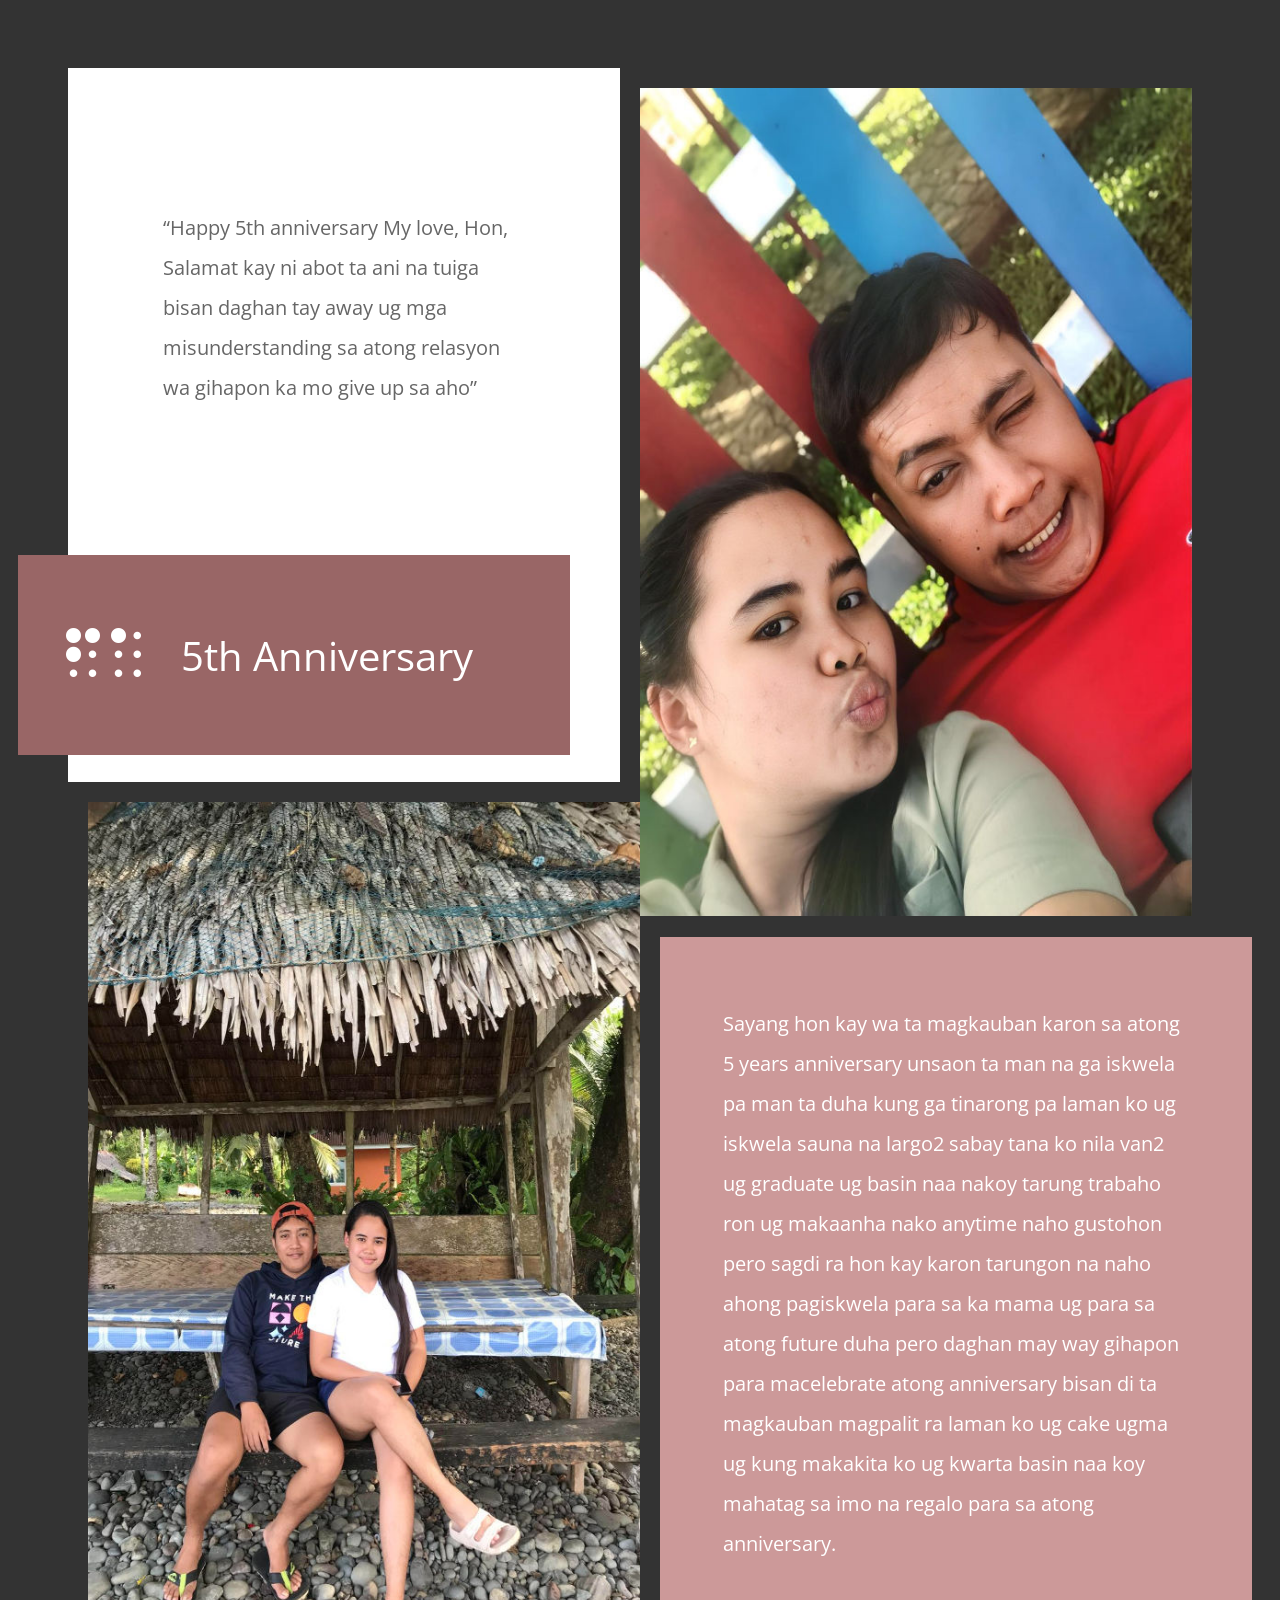
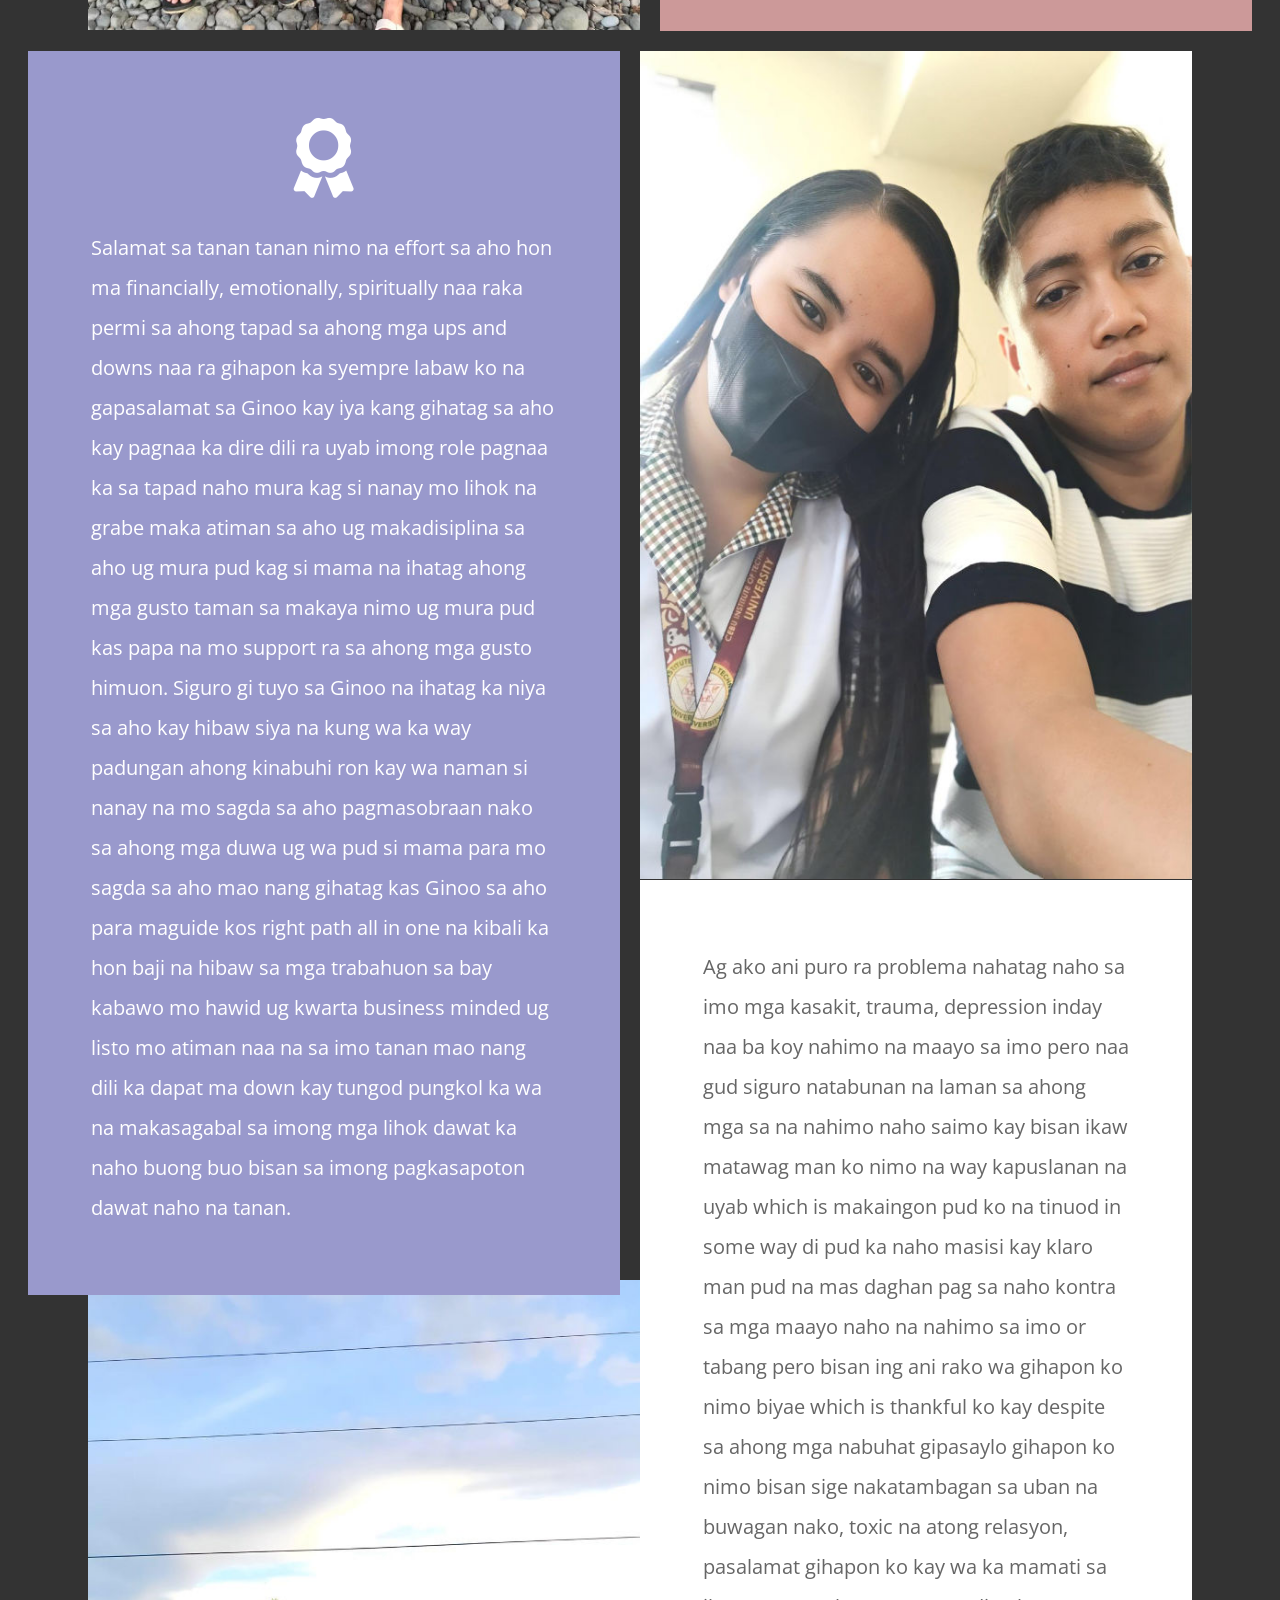
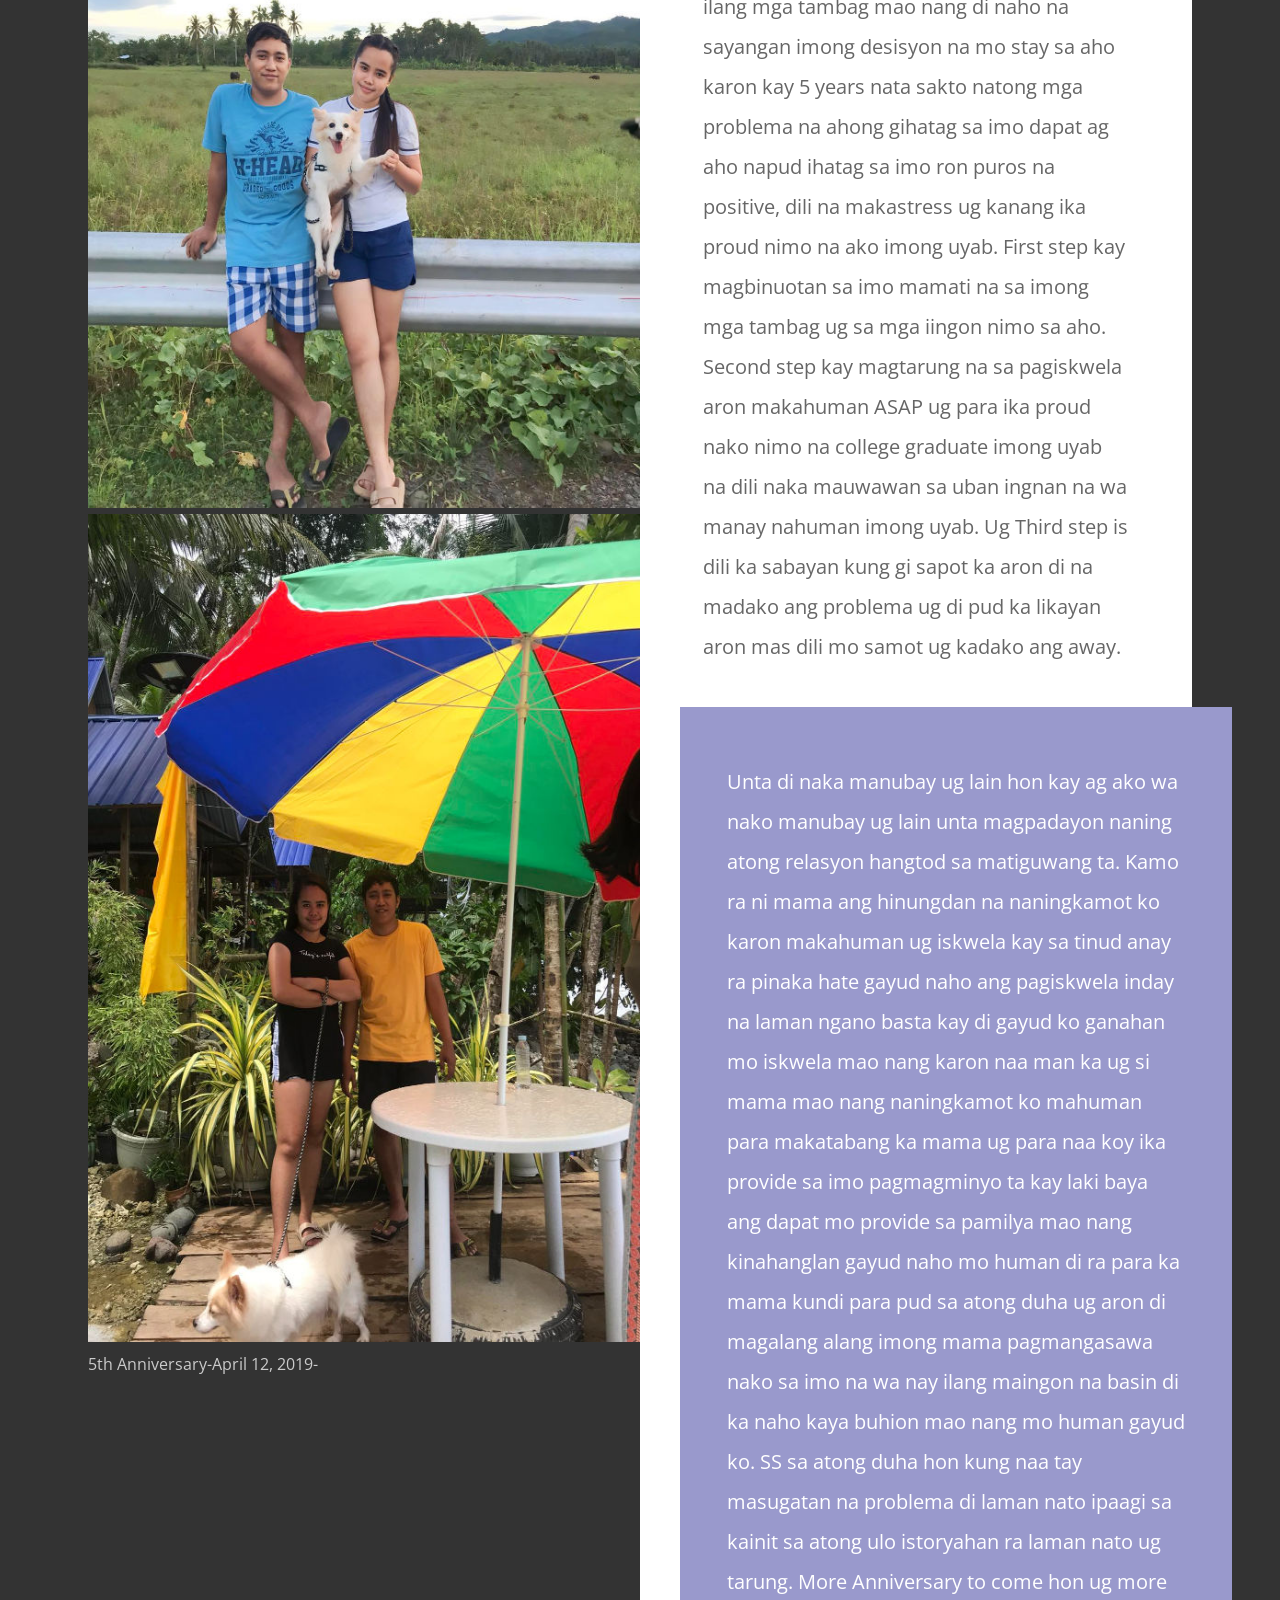
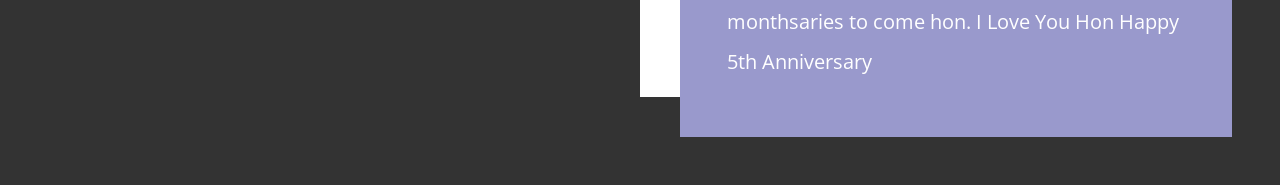
<file: index.html>
<!DOCTYPE html>
<html lang="en">

<head>
    <meta charset="UTF-8">
    <meta name="viewport" content="width=device-width, initial-scale=1.0">
    <meta http-equiv="X-UA-Compatible" content="ie=edge">
    <title>5th Anniversary</title>

    <link rel="stylesheet" href="https://fonts.googleapis.com/css?family=Open+Sans:400,600">
    <link rel="stylesheet" href="css/all.min.css">
    <link rel="stylesheet" href="css/tooplate-style.css">
</head>

<body class="tm-bg-dark">
    <main class="tm-container masonry">
        <div class="item tm-bg-white tm-block tm-block-left" data-desktop-seq-no="1" data-mobile-seq-no="1">
            <p class="tm-hero-text">&ldquo;Happy 5th anniversary My love, Hon, Salamat kay ni abot ta ani na tuiga bisan daghan tay away
                 ug mga misunderstanding sa atong relasyon wa gihapon ka mo give up sa aho&rdquo;</p>
            <header class="tm-block-brand">
                <div class="tm-bg-primary-dark tm-text-white tm-block-brand-inner">
                    <i class="fas fa-braille fa-3x"></i>
                    <h1 class="tm-brand-name">5th Anniversary</h1>
                </div>
            </header>
        </div>
        <div class="item" data-desktop-seq-no="2" data-mobile-seq-no="4">
            <img src="img/jen1.jpg" alt="Image" class="tm-img-left">
        </div>
        <div class="item tm-bg-secondary tm-text-white tm-block tm-block-wider tm-block-pad tm-block-left-2" data-desktop-seq-no="3"
            data-mobile-seq-no="5">
            <i class="fas fa-award fa-4x tm-block-icon"></i>
            <p>Salamat sa tanan tanan nimo na effort sa aho hon ma financially, emotionally, spiritually naa raka permi sa ahong tapad sa ahong mga ups and downs naa ra gihapon ka syempre labaw ko na gapasalamat sa Ginoo kay iya kang gihatag sa aho kay pagnaa ka dire dili ra uyab imong role pagnaa ka sa tapad naho 
                mura kag si nanay mo lihok na grabe maka atiman sa aho ug makadisiplina sa aho ug mura pud kag si mama na ihatag ahong mga gusto taman sa makaya nimo ug mura pud kas papa na mo support ra sa ahong mga gusto himuon. Siguro gi tuyo sa Ginoo na ihatag ka niya sa aho kay hibaw siya na kung wa ka way padungan ahong kinabuhi ron kay wa naman si nanay na mo sagda sa aho pagmasobraan nako sa ahong mga duwa ug wa pud si mama para mo sagda sa aho 
                mao nang gihatag kas Ginoo sa aho para maguide kos right path all in one na kibali ka hon baji na hibaw sa mga trabahuon sa bay kabawo mo hawid ug kwarta business minded ug listo mo atiman naa na sa imo tanan mao nang dili ka dapat ma down kay tungod pungkol ka wa na makasagabal sa imong mga lihok dawat ka naho buong buo bisan sa imong pagkasapoton dawat naho na tanan.</p>
        </div>
        <div class="item" data-desktop-seq-no="4" data-mobile-seq-no="8">
            <img src="img/jen2.jpg" alt="Image" class="tm-img-left">
        </div>
        <div class="item" data-desktop-seq-no="4" data-mobile-seq-no="8">
            <img src="img/jen5.jpg" alt="Image" class="tm-img-left">
        </div>
        <div class="tm-footer" id="tmFooter" data-desktop-seq-no="5" data-mobile-seq-no="9">
            
                
                <p>5th Anniversary </p>
                <p>-April 12, 2019-</p>
            
        </div>
        <div class="item" data-desktop-seq-no="6" data-mobile-seq-no="2">
            <img src="img/jen3.jpg" alt="Image">
        </div>
        <div class="item tm-block-right" data-desktop-seq-no="7" data-mobile-seq-no="3">
            <div class="tm-block-right-inner tm-bg-primary-light tm-text-white tm-block tm-block-wider tm-block-pad">
                
                <p> Sayang hon kay wa ta magkauban karon sa atong 5 years anniversary unsaon ta man na ga iskwela pa man ta duha kung ga tinarong pa laman ko ug iskwela sauna na largo2 sabay tana ko nila van2 ug graduate ug basin naa nakoy tarung trabaho ron ug makaanha nako anytime naho gustohon pero sagdi ra hon kay karon tarungon na naho ahong pagiskwela para sa ka mama ug para sa atong future duha pero daghan may way gihapon para macelebrate atong anniversary bisan di ta magkauban magpalit ra laman ko ug cake ugma 
                    ug kung makakita ko ug kwarta basin naa koy mahatag sa imo na regalo para sa atong anniversary.</p>
            </div>
        </div>

        <div class="item" data-desktop-seq-no="8" data-mobile-seq-no="6">
            <img src="img/jen4.jpg" alt="Image">
        </div>

        <div class="item tm-bg-white tm-block tm-form-section" data-desktop-seq-no="9" data-mobile-seq-no="7">
            <div class="tm-form-container tm-block-pad tm-pb-0">
                <header>
                    <p>Ag ako ani puro ra problema nahatag naho sa imo mga kasakit, trauma, depression inday naa ba koy nahimo na maayo sa imo pero naa gud siguro natabunan na laman sa ahong mga sa na nahimo naho saimo kay bisan ikaw matawag man ko nimo na way kapuslanan na uyab which is makaingon pud ko na tinuod in some way di pud ka naho masisi kay klaro man pud na mas daghan pag sa naho kontra sa mga maayo naho na nahimo sa imo or tabang pero bisan ing ani rako wa gihapon ko nimo biyae which is thankful ko kay despite sa ahong mga nabuhat gipasaylo gihapon ko nimo bisan sige nakatambagan sa uban na buwagan nako,
                         toxic na atong relasyon, pasalamat gihapon ko kay wa ka mamati sa ilang mga tambag mao nang di naho na sayangan imong desisyon na mo stay sa aho karon kay 5 years nata sakto natong mga problema na ahong gihatag sa imo dapat ag aho napud ihatag sa imo ron puros na positive, dili na makastress ug kanang ika proud nimo na ako imong uyab.
                         First step kay magbinuotan sa imo mamati na sa imong mga tambag ug sa mga iingon nimo sa aho. Second step kay magtarung na sa pagiskwela aron makahuman ASAP ug para ika proud nako nimo na college graduate imong uyab na dili naka mauwawan sa uban ingnan na wa manay nahuman imong uyab.
                         Ug Third step is dili ka sabayan kung gi sapot ka aron di na madako ang problema ug di pud ka likayan aron mas dili mo samot ug kadako ang away.</p>
                </header>
                
            </div>

            <div class="tm-form-section-tag">
                <div class="tm-bg-secondary tm-text-white tm-block-pad tm-form-section-tag-inner">
                    
                    <p>Unta di naka manubay ug lain hon kay ag ako wa nako manubay ug lain unta magpadayon naning atong relasyon hangtod sa matiguwang ta.
                        Kamo ra ni mama ang hinungdan na naningkamot ko karon makahuman ug iskwela kay sa tinud anay ra pinaka hate gayud naho ang pagiskwela inday na laman ngano basta kay di gayud ko ganahan mo iskwela mao nang karon naa man ka ug si mama mao nang naningkamot ko mahuman para makatabang ka mama ug para naa koy ika provide sa imo pagmagminyo ta kay laki baya ang dapat mo provide sa pamilya mao nang 
                        kinahanglan gayud naho mo human di ra para ka mama kundi para pud sa atong duha ug aron di magalang alang imong mama pagmangasawa nako sa imo na wa nay ilang maingon na basin di ka naho kaya buhion mao nang mo human gayud ko. SS sa atong duha hon kung naa tay masugatan na problema di laman nato ipaagi sa kainit sa atong ulo istoryahan ra laman nato ug tarung. More Anniversary to come hon ug more monthsaries to come hon.
                        I Love You Hon Happy 5th Anniversary</p>
                </div>
            </div>
        </div>
        

    </main>
    <script src="js/jquery-3.3.1.min.js"></script>
    <script>

        let callAdjustLayout;
        let currentLayout = "desktop",
            nextLayout = "desktop";

        function detectIE() {
            var ua = window.navigator.userAgent;

            var msie = ua.indexOf('MSIE ');
            if (msie > 0) {
                return parseInt(ua.substring(msie + 5, ua.indexOf('.', msie)), 10);
            }

            var trident = ua.indexOf('Trident/');
            if (trident > 0) {
                var rv = ua.indexOf('rv:');
                return parseInt(ua.substring(rv + 3, ua.indexOf('.', rv)), 10);
            }

            var edge = ua.indexOf('Edge/');
            if (edge > 0) {
                return parseInt(ua.substring(edge + 5, ua.indexOf('.', edge)), 10);
            }

            return false;
        }


        function adjustLayout() {
            let block1, block2, block3, block4, block5, block6, block7, block8, block9;

            if (window.innerWidth <= 1199) {
                nextLayout = "mobile";
                block1 = $("div[data-mobile-seq-no='1']");
                block2 = $("div[data-mobile-seq-no='2']");
                block3 = $("div[data-mobile-seq-no='3']");
                block4 = $("div[data-mobile-seq-no='4']");
                block5 = $("div[data-mobile-seq-no='5']");
                block6 = $("div[data-mobile-seq-no='6']");
                block7 = $("div[data-mobile-seq-no='7']");
                block8 = $("div[data-mobile-seq-no='8']");
                block9 = $("div[data-mobile-seq-no='9']");
            } else {
                nextLayout = "desktop";
                block1 = $("div[data-desktop-seq-no='1']");
                block2 = $("div[data-desktop-seq-no='2']");
                block3 = $("div[data-desktop-seq-no='3']");
                block4 = $("div[data-desktop-seq-no='4']");
                block5 = $("div[data-desktop-seq-no='5']");
                block6 = $("div[data-desktop-seq-no='6']");
                block7 = $("div[data-desktop-seq-no='7']");
                block8 = $("div[data-desktop-seq-no='8']");
                block9 = $("div[data-desktop-seq-no='9']");
            }

            if (nextLayout !== currentLayout) {
                block1.after(block2.detach());
                block2.after(block3.detach());
                block3.after(block4.detach());
                block4.after(block5.detach());
                block5.after(block6.detach());
                block6.after(block7.detach());
                block7.after(block8.detach());
                block8.after(block9.detach());
                currentLayout = nextLayout;
            }
        }

        window.onresize = function () {
            clearTimeout(callAdjustLayout);
            callAdjustLayout = setTimeout(adjustLayout, 100);
        }

        $(function () {
            if (detectIE()) {
                alert('Please use the latest version of Chrome or Firefox for best browsing experience.');
            }

            adjustLayout();
        })
    </script>
</body>

</html>
</file>
<file: css/tooplate-style.css>
/* 

Template 2110 Character
http://www.tooplate.com/view/2110-character


COLORS 

Primary Dark:       #996666
Primary Light:      #cc9999
Secondary:          #9999cc
Dark Background:    #333333
Dark Gray Text:     #666666
Light Gray Text:    #999999
Footer Gray Text:   #cccccc

*/

body {
  font-family: "Open Sans", sans-serif;
  font-size: 20px;
  color: #666666;
  -webkit-font-smoothing: antialiased;
  padding: 80px;
  overflow-x: hidden;
}

textarea {
  font-family: "Open Sans", sans-serif;
}

a {
	color: #FF0;
  text-decoration: none;
}

button {
  border: none;
}

a,
button {
  -webkit-transition: all 0.3s ease;
  -o-transition: all 0.3s ease;
  transition: all 0.3s ease;
  cursor: pointer;
}

h2 {
  margin-top: 0;
}

p {
  line-height: 2;
  margin: 0;
}

.tm-container {
  max-width: 1200px;
  width: 100%;
  margin-left: auto;
  margin-right: auto;
  position: relative;
}

/* http://w3bits.com/css-masonry/ */
.masonry {
  /* Masonry container */
  -webkit-column-count: 2;
  column-count: 2;
  -webkit-column-gap: 0;
  column-gap: 0;
}

.item {
  /* Masonry bricks or child elements */
  display: inline-block;
  margin: 0;
  width: 100%;
}

img {
  max-width: 100%;
  height: auto;
}

.tm-relative {
  position: relative;
}

.tm-block {
  position: relative;
  -webkit-box-sizing: border-box;
  box-sizing: border-box;
  max-width: 600px;
}

.tm-block-wider {
  max-width: 640px;
  width: calc(100% + 40px);
}

.tm-block-left {
  right: 20px;
  bottom: 20px;
}

.tm-block-left-2 {
  right: 60px;
  top: 15px;
}

.tm-block-right {
  padding: 15px 0 20px 20px;
}

.tm-img-left {
  display: block;
  margin-right: 0;
  margin-left: auto;
}

.tm-hero-text {
  padding: 140px 95px 0;
}

.tm-block-pad {
  padding: 67px 63px;
}

.tm-block-icon {
  text-align: center;
  display: block;
  margin: 0 30px 30px;
}

.tm-block-brand {
  position: relative;
  margin-top: 147px;
  margin-bottom: 27px;
}

.tm-block-brand-inner {
  position: relative;
  right: 50px;
  padding: 70px 48px;
  display: -webkit-box;
  display: -ms-flexbox;
  display: flex;
  -webkit-box-align: center;
  -ms-flex-align: center;
  align-items: center;
}

.tm-brand-name {
  margin: 0 40px 0;
  font-size: 2.5rem;
  font-weight: 400;
}

.tm-bg-dark {
  background-color: #333333;
}

.tm-bg-white {
  background-color: #ffffff;
}

.tm-btn {
  padding: 15px 25px;
  display: inline-block;
  font-size: 1em;
}

.tm-btn-small {
  font-size: 17px;
  font-weight: 600;
  padding: 15px 35px;
}

.tm-btn-pad-big {
  padding: 17px 45px;
}

.tm-btn-primary {
  color: #9999cc;
  background-color: #ffffff;
}

.tm-btn-primary:hover {
  background-color: #c5c5e6;
}

.tm-btn-secondary {
  color: white;
  background-color: #9999cc;
}

.tm-btn-secondary:hover {
  color: #ffffff;
  background-color: #5b5bb2;
}

.tm-text-white {
  color: #ffffff;
}

.tm-text-gray-light {
  color: #999999;
}

.tm-bg-primary-light {
  background-color: #cc9999;
}

.tm-bg-primary-dark {
  background-color: #996666;
}

.tm-bg-secondary {
  background-color: #9999cc;
}

.tm-mt {
  margin-top: 30px;
}

.tm-mt-big {
  margin-top: 50px;
}

.tm-mb {
  margin-bottom: 45px;
}

.tm-mb-small {
  margin-bottom: 20px;
}

.tm-text-right {
  text-align: right;
}

.tm-text-uppercase {
  text-transform: uppercase;
}

.tm-form-group {
  margin-bottom: 25px;
}

input,
textarea {
  width: 100%;
  -webkit-box-sizing: border-box;
  box-sizing: border-box;
  border: 1px solid #958ec0;
  padding: 18px 20px;
  font-size: 1em;
}

.tm-contact-form {
  width: calc(100% - 40px);
}

.tm-form-section {
  margin-top: -5px;
}

.tm-form-section-tag {
  position: relative;
}

.tm-form-section-tag h2 {
  font-size: 1.6rem;
}

.tm-form-section-tag-inner {
  position: relative;
  left: 40px;
  right: -40px;
  bottom: -40px;
  width: 100%;
  max-width: 600px;
  box-sizing: border-box;
  padding: 55px 47px;
}

.tm-pb-0 {
  padding-bottom: 0 !important;
}

.tm-img-qr {
  width: 150px;
  height: 150px;
  margin: 30px 20px 30px 0;
}

.tm-footer {
  display: -webkit-box;
  display: -ms-flexbox;
  display: flex;
  -webkit-box-align: center;
  -ms-flex-align: center;
  align-items: center;
  max-width: 600px;
  margin-right: 0;
  margin-left: auto;
}

.tm-footer,
.tm-footer a {
  color: #cbcbcb;
}

.tm-footer a:hover {
  color: #996666;
}

.tm-footer p {
  font-size: 16px;
}

@media (max-width: 1232px) {
  body {
    padding: 60px;
  }
}

@media (max-width: 1199px) {
  .masonry {
    /* Masonry container */
    -webkit-column-count: 1;
    column-count: 1;
  }

  .tm-container {
    max-width: 600px;
  }
}

@media (max-width: 540px) {
  .tm-block-brand-inner {
    flex-direction: column;
    padding: 35px;
    right: 30px;
  }

  .tm-brand-name {
    margin-top: 20px;
  }

  .tm-contact-form {
    width: calc(100% - 20px);
  }
}

@media (max-width: 520px) {
  body {
    padding: 50px;
  }

  .tm-block-pad {
    padding: 45px;
  }

  .tm-hero-text {
    padding: 50px 45px 0;
  }

  .tm-block-brand {
    margin-top: 70px;
  }
}

@media (max-width: 417px) {
  .tm-block-left,
  .tm-block-left-2 {
    right: 0;
  }

  .tm-block-wider {
    width: 100%;
  }

  .tm-footer {
    flex-direction: column;
  }
}

@media (max-width: 390px) {
  body {
    padding: 40px 20px 10px;
  }

  .tm-form-section-tag-inner {
    left: 25px;
    right: -25px;
    bottom: -25px;
  }
}
</file>
<file: css/all.min.css>
/*!
 * Font Awesome Free 5.3.1 by @fontawesome - https://fontawesome.com
 * License - https://fontawesome.com/license/free (Icons: CC BY 4.0, Fonts: SIL OFL 1.1, Code: MIT License)
 */
.fa,.fab,.fal,.far,.fas{-moz-osx-font-smoothing:grayscale;-webkit-font-smoothing:antialiased;display:inline-block;font-style:normal;font-variant:normal;text-rendering:auto;line-height:1}.fa-lg{font-size:1.33333em;line-height:.75em;vertical-align:-.0667em}.fa-xs{font-size:.75em}.fa-sm{font-size:.875em}.fa-1x{font-size:1em}.fa-2x{font-size:2em}.fa-3x{font-size:3em}.fa-4x{font-size:4em}.fa-5x{font-size:5em}.fa-6x{font-size:6em}.fa-7x{font-size:7em}.fa-8x{font-size:8em}.fa-9x{font-size:9em}.fa-10x{font-size:10em}.fa-fw{text-align:center;width:1.25em}.fa-ul{list-style-type:none;margin-left:2.5em;padding-left:0}.fa-ul>li{position:relative}.fa-li{left:-2em;position:absolute;text-align:center;width:2em;line-height:inherit}.fa-border{border:.08em solid #eee;border-radius:.1em;padding:.2em .25em .15em}.fa-pull-left{float:left}.fa-pull-right{float:right}.fa.fa-pull-left,.fab.fa-pull-left,.fal.fa-pull-left,.far.fa-pull-left,.fas.fa-pull-left{margin-right:.3em}.fa.fa-pull-right,.fab.fa-pull-right,.fal.fa-pull-right,.far.fa-pull-right,.fas.fa-pull-right{margin-left:.3em}.fa-spin{animation:fa-spin 2s infinite linear}.fa-pulse{animation:fa-spin 1s infinite steps(8)}@keyframes fa-spin{0%{transform:rotate(0deg)}to{transform:rotate(1turn)}}.fa-rotate-90{-ms-filter:"progid:DXImageTransform.Microsoft.BasicImage(rotation=1)";transform:rotate(90deg)}.fa-rotate-180{-ms-filter:"progid:DXImageTransform.Microsoft.BasicImage(rotation=2)";transform:rotate(180deg)}.fa-rotate-270{-ms-filter:"progid:DXImageTransform.Microsoft.BasicImage(rotation=3)";transform:rotate(270deg)}.fa-flip-horizontal{-ms-filter:"progid:DXImageTransform.Microsoft.BasicImage(rotation=0, mirror=1)";transform:scaleX(-1)}.fa-flip-vertical{transform:scaleY(-1)}.fa-flip-horizontal.fa-flip-vertical,.fa-flip-vertical{-ms-filter:"progid:DXImageTransform.Microsoft.BasicImage(rotation=2, mirror=1)"}.fa-flip-horizontal.fa-flip-vertical{transform:scale(-1)}:root .fa-flip-horizontal,:root .fa-flip-vertical,:root .fa-rotate-90,:root .fa-rotate-180,:root .fa-rotate-270{-webkit-filter:none;filter:none}.fa-stack{display:inline-block;height:2em;line-height:2em;position:relative;vertical-align:middle;width:2em}.fa-stack-1x,.fa-stack-2x{left:0;position:absolute;text-align:center;width:100%}.fa-stack-1x{line-height:inherit}.fa-stack-2x{font-size:2em}.fa-inverse{color:#fff}.fa-500px:before{content:"\f26e"}.fa-accessible-icon:before{content:"\f368"}.fa-accusoft:before{content:"\f369"}.fa-ad:before{content:"\f641"}.fa-address-book:before{content:"\f2b9"}.fa-address-card:before{content:"\f2bb"}.fa-adjust:before{content:"\f042"}.fa-adn:before{content:"\f170"}.fa-adversal:before{content:"\f36a"}.fa-affiliatetheme:before{content:"\f36b"}.fa-air-freshener:before{content:"\f5d0"}.fa-algolia:before{content:"\f36c"}.fa-align-center:before{content:"\f037"}.fa-align-justify:before{content:"\f039"}.fa-align-left:before{content:"\f036"}.fa-align-right:before{content:"\f038"}.fa-alipay:before{content:"\f642"}.fa-allergies:before{content:"\f461"}.fa-amazon:before{content:"\f270"}.fa-amazon-pay:before{content:"\f42c"}.fa-ambulance:before{content:"\f0f9"}.fa-american-sign-language-interpreting:before{content:"\f2a3"}.fa-amilia:before{content:"\f36d"}.fa-anchor:before{content:"\f13d"}.fa-android:before{content:"\f17b"}.fa-angellist:before{content:"\f209"}.fa-angle-double-down:before{content:"\f103"}.fa-angle-double-left:before{content:"\f100"}.fa-angle-double-right:before{content:"\f101"}.fa-angle-double-up:before{content:"\f102"}.fa-angle-down:before{content:"\f107"}.fa-angle-left:before{content:"\f104"}.fa-angle-right:before{content:"\f105"}.fa-angle-up:before{content:"\f106"}.fa-angry:before{content:"\f556"}.fa-angrycreative:before{content:"\f36e"}.fa-angular:before{content:"\f420"}.fa-ankh:before{content:"\f644"}.fa-app-store:before{content:"\f36f"}.fa-app-store-ios:before{content:"\f370"}.fa-apper:before{content:"\f371"}.fa-apple:before{content:"\f179"}.fa-apple-alt:before{content:"\f5d1"}.fa-apple-pay:before{content:"\f415"}.fa-archive:before{content:"\f187"}.fa-archway:before{content:"\f557"}.fa-arrow-alt-circle-down:before{content:"\f358"}.fa-arrow-alt-circle-left:before{content:"\f359"}.fa-arrow-alt-circle-right:before{content:"\f35a"}.fa-arrow-alt-circle-up:before{content:"\f35b"}.fa-arrow-circle-down:before{content:"\f0ab"}.fa-arrow-circle-left:before{content:"\f0a8"}.fa-arrow-circle-right:before{content:"\f0a9"}.fa-arrow-circle-up:before{content:"\f0aa"}.fa-arrow-down:before{content:"\f063"}.fa-arrow-left:before{content:"\f060"}.fa-arrow-right:before{content:"\f061"}.fa-arrow-up:before{content:"\f062"}.fa-arrows-alt:before{content:"\f0b2"}.fa-arrows-alt-h:before{content:"\f337"}.fa-arrows-alt-v:before{content:"\f338"}.fa-assistive-listening-systems:before{content:"\f2a2"}.fa-asterisk:before{content:"\f069"}.fa-asymmetrik:before{content:"\f372"}.fa-at:before{content:"\f1fa"}.fa-atlas:before{content:"\f558"}.fa-atom:before{content:"\f5d2"}.fa-audible:before{content:"\f373"}.fa-audio-description:before{content:"\f29e"}.fa-autoprefixer:before{content:"\f41c"}.fa-avianex:before{content:"\f374"}.fa-aviato:before{content:"\f421"}.fa-award:before{content:"\f559"}.fa-aws:before{content:"\f375"}.fa-backspace:before{content:"\f55a"}.fa-backward:before{content:"\f04a"}.fa-balance-scale:before{content:"\f24e"}.fa-ban:before{content:"\f05e"}.fa-band-aid:before{content:"\f462"}.fa-bandcamp:before{content:"\f2d5"}.fa-barcode:before{content:"\f02a"}.fa-bars:before{content:"\f0c9"}.fa-baseball-ball:before{content:"\f433"}.fa-basketball-ball:before{content:"\f434"}.fa-bath:before{content:"\f2cd"}.fa-battery-empty:before{content:"\f244"}.fa-battery-full:before{content:"\f240"}.fa-battery-half:before{content:"\f242"}.fa-battery-quarter:before{content:"\f243"}.fa-battery-three-quarters:before{content:"\f241"}.fa-bed:before{content:"\f236"}.fa-beer:before{content:"\f0fc"}.fa-behance:before{content:"\f1b4"}.fa-behance-square:before{content:"\f1b5"}.fa-bell:before{content:"\f0f3"}.fa-bell-slash:before{content:"\f1f6"}.fa-bezier-curve:before{content:"\f55b"}.fa-bible:before{content:"\f647"}.fa-bicycle:before{content:"\f206"}.fa-bimobject:before{content:"\f378"}.fa-binoculars:before{content:"\f1e5"}.fa-birthday-cake:before{content:"\f1fd"}.fa-bitbucket:before{content:"\f171"}.fa-bitcoin:before{content:"\f379"}.fa-bity:before{content:"\f37a"}.fa-black-tie:before{content:"\f27e"}.fa-blackberry:before{content:"\f37b"}.fa-blender:before{content:"\f517"}.fa-blind:before{content:"\f29d"}.fa-blogger:before{content:"\f37c"}.fa-blogger-b:before{content:"\f37d"}.fa-bluetooth:before{content:"\f293"}.fa-bluetooth-b:before{content:"\f294"}.fa-bold:before{content:"\f032"}.fa-bolt:before{content:"\f0e7"}.fa-bomb:before{content:"\f1e2"}.fa-bone:before{content:"\f5d7"}.fa-bong:before{content:"\f55c"}.fa-book:before{content:"\f02d"}.fa-book-open:before{content:"\f518"}.fa-book-reader:before{content:"\f5da"}.fa-bookmark:before{content:"\f02e"}.fa-bowling-ball:before{content:"\f436"}.fa-box:before{content:"\f466"}.fa-box-open:before{content:"\f49e"}.fa-boxes:before{content:"\f468"}.fa-braille:before{content:"\f2a1"}.fa-brain:before{content:"\f5dc"}.fa-briefcase:before{content:"\f0b1"}.fa-briefcase-medical:before{content:"\f469"}.fa-broadcast-tower:before{content:"\f519"}.fa-broom:before{content:"\f51a"}.fa-brush:before{content:"\f55d"}.fa-btc:before{content:"\f15a"}.fa-bug:before{content:"\f188"}.fa-building:before{content:"\f1ad"}.fa-bullhorn:before{content:"\f0a1"}.fa-bullseye:before{content:"\f140"}.fa-burn:before{content:"\f46a"}.fa-buromobelexperte:before{content:"\f37f"}.fa-bus:before{content:"\f207"}.fa-bus-alt:before{content:"\f55e"}.fa-business-time:before{content:"\f64a"}.fa-buysellads:before{content:"\f20d"}.fa-calculator:before{content:"\f1ec"}.fa-calendar:before{content:"\f133"}.fa-calendar-alt:before{content:"\f073"}.fa-calendar-check:before{content:"\f274"}.fa-calendar-minus:before{content:"\f272"}.fa-calendar-plus:before{content:"\f271"}.fa-calendar-times:before{content:"\f273"}.fa-camera:before{content:"\f030"}.fa-camera-retro:before{content:"\f083"}.fa-cannabis:before{content:"\f55f"}.fa-capsules:before{content:"\f46b"}.fa-car:before{content:"\f1b9"}.fa-car-alt:before{content:"\f5de"}.fa-car-battery:before{content:"\f5df"}.fa-car-crash:before{content:"\f5e1"}.fa-car-side:before{content:"\f5e4"}.fa-caret-down:before{content:"\f0d7"}.fa-caret-left:before{content:"\f0d9"}.fa-caret-right:before{content:"\f0da"}.fa-caret-square-down:before{content:"\f150"}.fa-caret-square-left:before{content:"\f191"}.fa-caret-square-right:before{content:"\f152"}.fa-caret-square-up:before{content:"\f151"}.fa-caret-up:before{content:"\f0d8"}.fa-cart-arrow-down:before{content:"\f218"}.fa-cart-plus:before{content:"\f217"}.fa-cc-amazon-pay:before{content:"\f42d"}.fa-cc-amex:before{content:"\f1f3"}.fa-cc-apple-pay:before{content:"\f416"}.fa-cc-diners-club:before{content:"\f24c"}.fa-cc-discover:before{content:"\f1f2"}.fa-cc-jcb:before{content:"\f24b"}.fa-cc-mastercard:before{content:"\f1f1"}.fa-cc-paypal:before{content:"\f1f4"}.fa-cc-stripe:before{content:"\f1f5"}.fa-cc-visa:before{content:"\f1f0"}.fa-centercode:before{content:"\f380"}.fa-certificate:before{content:"\f0a3"}.fa-chalkboard:before{content:"\f51b"}.fa-chalkboard-teacher:before{content:"\f51c"}.fa-charging-station:before{content:"\f5e7"}.fa-chart-area:before{content:"\f1fe"}.fa-chart-bar:before{content:"\f080"}.fa-chart-line:before{content:"\f201"}.fa-chart-pie:before{content:"\f200"}.fa-check:before{content:"\f00c"}.fa-check-circle:before{content:"\f058"}.fa-check-double:before{content:"\f560"}.fa-check-square:before{content:"\f14a"}.fa-chess:before{content:"\f439"}.fa-chess-bishop:before{content:"\f43a"}.fa-chess-board:before{content:"\f43c"}.fa-chess-king:before{content:"\f43f"}.fa-chess-knight:before{content:"\f441"}.fa-chess-pawn:before{content:"\f443"}.fa-chess-queen:before{content:"\f445"}.fa-chess-rook:before{content:"\f447"}.fa-chevron-circle-down:before{content:"\f13a"}.fa-chevron-circle-left:before{content:"\f137"}.fa-chevron-circle-right:before{content:"\f138"}.fa-chevron-circle-up:before{content:"\f139"}.fa-chevron-down:before{content:"\f078"}.fa-chevron-left:before{content:"\f053"}.fa-chevron-right:before{content:"\f054"}.fa-chevron-up:before{content:"\f077"}.fa-child:before{content:"\f1ae"}.fa-chrome:before{content:"\f268"}.fa-church:before{content:"\f51d"}.fa-circle:before{content:"\f111"}.fa-circle-notch:before{content:"\f1ce"}.fa-city:before{content:"\f64f"}.fa-clipboard:before{content:"\f328"}.fa-clipboard-check:before{content:"\f46c"}.fa-clipboard-list:before{content:"\f46d"}.fa-clock:before{content:"\f017"}.fa-clone:before{content:"\f24d"}.fa-closed-captioning:before{content:"\f20a"}.fa-cloud:before{content:"\f0c2"}.fa-cloud-download-alt:before{content:"\f381"}.fa-cloud-upload-alt:before{content:"\f382"}.fa-cloudscale:before{content:"\f383"}.fa-cloudsmith:before{content:"\f384"}.fa-cloudversify:before{content:"\f385"}.fa-cocktail:before{content:"\f561"}.fa-code:before{content:"\f121"}.fa-code-branch:before{content:"\f126"}.fa-codepen:before{content:"\f1cb"}.fa-codiepie:before{content:"\f284"}.fa-coffee:before{content:"\f0f4"}.fa-cog:before{content:"\f013"}.fa-cogs:before{content:"\f085"}.fa-coins:before{content:"\f51e"}.fa-columns:before{content:"\f0db"}.fa-comment:before{content:"\f075"}.fa-comment-alt:before{content:"\f27a"}.fa-comment-dollar:before{content:"\f651"}.fa-comment-dots:before{content:"\f4ad"}.fa-comment-slash:before{content:"\f4b3"}.fa-comments:before{content:"\f086"}.fa-comments-dollar:before{content:"\f653"}.fa-compact-disc:before{content:"\f51f"}.fa-compass:before{content:"\f14e"}.fa-compress:before{content:"\f066"}.fa-concierge-bell:before{content:"\f562"}.fa-connectdevelop:before{content:"\f20e"}.fa-contao:before{content:"\f26d"}.fa-cookie:before{content:"\f563"}.fa-cookie-bite:before{content:"\f564"}.fa-copy:before{content:"\f0c5"}.fa-copyright:before{content:"\f1f9"}.fa-couch:before{content:"\f4b8"}.fa-cpanel:before{content:"\f388"}.fa-creative-commons:before{content:"\f25e"}.fa-creative-commons-by:before{content:"\f4e7"}.fa-creative-commons-nc:before{content:"\f4e8"}.fa-creative-commons-nc-eu:before{content:"\f4e9"}.fa-creative-commons-nc-jp:before{content:"\f4ea"}.fa-creative-commons-nd:before{content:"\f4eb"}.fa-creative-commons-pd:before{content:"\f4ec"}.fa-creative-commons-pd-alt:before{content:"\f4ed"}.fa-creative-commons-remix:before{content:"\f4ee"}.fa-creative-commons-sa:before{content:"\f4ef"}.fa-creative-commons-sampling:before{content:"\f4f0"}.fa-creative-commons-sampling-plus:before{content:"\f4f1"}.fa-creative-commons-share:before{content:"\f4f2"}.fa-credit-card:before{content:"\f09d"}.fa-crop:before{content:"\f125"}.fa-crop-alt:before{content:"\f565"}.fa-cross:before{content:"\f654"}.fa-crosshairs:before{content:"\f05b"}.fa-crow:before{content:"\f520"}.fa-crown:before{content:"\f521"}.fa-css3:before{content:"\f13c"}.fa-css3-alt:before{content:"\f38b"}.fa-cube:before{content:"\f1b2"}.fa-cubes:before{content:"\f1b3"}.fa-cut:before{content:"\f0c4"}.fa-cuttlefish:before{content:"\f38c"}.fa-d-and-d:before{content:"\f38d"}.fa-dashcube:before{content:"\f210"}.fa-database:before{content:"\f1c0"}.fa-deaf:before{content:"\f2a4"}.fa-delicious:before{content:"\f1a5"}.fa-deploydog:before{content:"\f38e"}.fa-deskpro:before{content:"\f38f"}.fa-desktop:before{content:"\f108"}.fa-deviantart:before{content:"\f1bd"}.fa-dharmachakra:before{content:"\f655"}.fa-diagnoses:before{content:"\f470"}.fa-dice:before{content:"\f522"}.fa-dice-five:before{content:"\f523"}.fa-dice-four:before{content:"\f524"}.fa-dice-one:before{content:"\f525"}.fa-dice-six:before{content:"\f526"}.fa-dice-three:before{content:"\f527"}.fa-dice-two:before{content:"\f528"}.fa-digg:before{content:"\f1a6"}.fa-digital-ocean:before{content:"\f391"}.fa-digital-tachograph:before{content:"\f566"}.fa-directions:before{content:"\f5eb"}.fa-discord:before{content:"\f392"}.fa-discourse:before{content:"\f393"}.fa-divide:before{content:"\f529"}.fa-dizzy:before{content:"\f567"}.fa-dna:before{content:"\f471"}.fa-dochub:before{content:"\f394"}.fa-docker:before{content:"\f395"}.fa-dollar-sign:before{content:"\f155"}.fa-dolly:before{content:"\f472"}.fa-dolly-flatbed:before{content:"\f474"}.fa-donate:before{content:"\f4b9"}.fa-door-closed:before{content:"\f52a"}.fa-door-open:before{content:"\f52b"}.fa-dot-circle:before{content:"\f192"}.fa-dove:before{content:"\f4ba"}.fa-download:before{content:"\f019"}.fa-draft2digital:before{content:"\f396"}.fa-drafting-compass:before{content:"\f568"}.fa-draw-polygon:before{content:"\f5ee"}.fa-dribbble:before{content:"\f17d"}.fa-dribbble-square:before{content:"\f397"}.fa-dropbox:before{content:"\f16b"}.fa-drum:before{content:"\f569"}.fa-drum-steelpan:before{content:"\f56a"}.fa-drupal:before{content:"\f1a9"}.fa-dumbbell:before{content:"\f44b"}.fa-dyalog:before{content:"\f399"}.fa-earlybirds:before{content:"\f39a"}.fa-ebay:before{content:"\f4f4"}.fa-edge:before{content:"\f282"}.fa-edit:before{content:"\f044"}.fa-eject:before{content:"\f052"}.fa-elementor:before{content:"\f430"}.fa-ellipsis-h:before{content:"\f141"}.fa-ellipsis-v:before{content:"\f142"}.fa-ello:before{content:"\f5f1"}.fa-ember:before{content:"\f423"}.fa-empire:before{content:"\f1d1"}.fa-envelope:before{content:"\f0e0"}.fa-envelope-open:before{content:"\f2b6"}.fa-envelope-open-text:before{content:"\f658"}.fa-envelope-square:before{content:"\f199"}.fa-envira:before{content:"\f299"}.fa-equals:before{content:"\f52c"}.fa-eraser:before{content:"\f12d"}.fa-erlang:before{content:"\f39d"}.fa-ethereum:before{content:"\f42e"}.fa-etsy:before{content:"\f2d7"}.fa-euro-sign:before{content:"\f153"}.fa-exchange-alt:before{content:"\f362"}.fa-exclamation:before{content:"\f12a"}.fa-exclamation-circle:before{content:"\f06a"}.fa-exclamation-triangle:before{content:"\f071"}.fa-expand:before{content:"\f065"}.fa-expand-arrows-alt:before{content:"\f31e"}.fa-expeditedssl:before{content:"\f23e"}.fa-external-link-alt:before{content:"\f35d"}.fa-external-link-square-alt:before{content:"\f360"}.fa-eye:before{content:"\f06e"}.fa-eye-dropper:before{content:"\f1fb"}.fa-eye-slash:before{content:"\f070"}.fa-facebook:before{content:"\f09a"}.fa-facebook-f:before{content:"\f39e"}.fa-facebook-messenger:before{content:"\f39f"}.fa-facebook-square:before{content:"\f082"}.fa-fast-backward:before{content:"\f049"}.fa-fast-forward:before{content:"\f050"}.fa-fax:before{content:"\f1ac"}.fa-feather:before{content:"\f52d"}.fa-feather-alt:before{content:"\f56b"}.fa-female:before{content:"\f182"}.fa-fighter-jet:before{content:"\f0fb"}.fa-file:before{content:"\f15b"}.fa-file-alt:before{content:"\f15c"}.fa-file-archive:before{content:"\f1c6"}.fa-file-audio:before{content:"\f1c7"}.fa-file-code:before{content:"\f1c9"}.fa-file-contract:before{content:"\f56c"}.fa-file-download:before{content:"\f56d"}.fa-file-excel:before{content:"\f1c3"}.fa-file-export:before{content:"\f56e"}.fa-file-image:before{content:"\f1c5"}.fa-file-import:before{content:"\f56f"}.fa-file-invoice:before{content:"\f570"}.fa-file-invoice-dollar:before{content:"\f571"}.fa-file-medical:before{content:"\f477"}.fa-file-medical-alt:before{content:"\f478"}.fa-file-pdf:before{content:"\f1c1"}.fa-file-powerpoint:before{content:"\f1c4"}.fa-file-prescription:before{content:"\f572"}.fa-file-signature:before{content:"\f573"}.fa-file-upload:before{content:"\f574"}.fa-file-video:before{content:"\f1c8"}.fa-file-word:before{content:"\f1c2"}.fa-fill:before{content:"\f575"}.fa-fill-drip:before{content:"\f576"}.fa-film:before{content:"\f008"}.fa-filter:before{content:"\f0b0"}.fa-fingerprint:before{content:"\f577"}.fa-fire:before{content:"\f06d"}.fa-fire-extinguisher:before{content:"\f134"}.fa-firefox:before{content:"\f269"}.fa-first-aid:before{content:"\f479"}.fa-first-order:before{content:"\f2b0"}.fa-first-order-alt:before{content:"\f50a"}.fa-firstdraft:before{content:"\f3a1"}.fa-fish:before{content:"\f578"}.fa-flag:before{content:"\f024"}.fa-flag-checkered:before{content:"\f11e"}.fa-flask:before{content:"\f0c3"}.fa-flickr:before{content:"\f16e"}.fa-flipboard:before{content:"\f44d"}.fa-flushed:before{content:"\f579"}.fa-fly:before{content:"\f417"}.fa-folder:before{content:"\f07b"}.fa-folder-minus:before{content:"\f65d"}.fa-folder-open:before{content:"\f07c"}.fa-folder-plus:before{content:"\f65e"}.fa-font:before{content:"\f031"}.fa-font-awesome:before{content:"\f2b4"}.fa-font-awesome-alt:before{content:"\f35c"}.fa-font-awesome-flag:before{content:"\f425"}.fa-font-awesome-logo-full:before{content:"\f4e6"}.fa-fonticons:before{content:"\f280"}.fa-fonticons-fi:before{content:"\f3a2"}.fa-football-ball:before{content:"\f44e"}.fa-fort-awesome:before{content:"\f286"}.fa-fort-awesome-alt:before{content:"\f3a3"}.fa-forumbee:before{content:"\f211"}.fa-forward:before{content:"\f04e"}.fa-foursquare:before{content:"\f180"}.fa-free-code-camp:before{content:"\f2c5"}.fa-freebsd:before{content:"\f3a4"}.fa-frog:before{content:"\f52e"}.fa-frown:before{content:"\f119"}.fa-frown-open:before{content:"\f57a"}.fa-fulcrum:before{content:"\f50b"}.fa-funnel-dollar:before{content:"\f662"}.fa-futbol:before{content:"\f1e3"}.fa-galactic-republic:before{content:"\f50c"}.fa-galactic-senate:before{content:"\f50d"}.fa-gamepad:before{content:"\f11b"}.fa-gas-pump:before{content:"\f52f"}.fa-gavel:before{content:"\f0e3"}.fa-gem:before{content:"\f3a5"}.fa-genderless:before{content:"\f22d"}.fa-get-pocket:before{content:"\f265"}.fa-gg:before{content:"\f260"}.fa-gg-circle:before{content:"\f261"}.fa-gift:before{content:"\f06b"}.fa-git:before{content:"\f1d3"}.fa-git-square:before{content:"\f1d2"}.fa-github:before{content:"\f09b"}.fa-github-alt:before{content:"\f113"}.fa-github-square:before{content:"\f092"}.fa-gitkraken:before{content:"\f3a6"}.fa-gitlab:before{content:"\f296"}.fa-gitter:before{content:"\f426"}.fa-glass-martini:before{content:"\f000"}.fa-glass-martini-alt:before{content:"\f57b"}.fa-glasses:before{content:"\f530"}.fa-glide:before{content:"\f2a5"}.fa-glide-g:before{content:"\f2a6"}.fa-globe:before{content:"\f0ac"}.fa-globe-africa:before{content:"\f57c"}.fa-globe-americas:before{content:"\f57d"}.fa-globe-asia:before{content:"\f57e"}.fa-gofore:before{content:"\f3a7"}.fa-golf-ball:before{content:"\f450"}.fa-goodreads:before{content:"\f3a8"}.fa-goodreads-g:before{content:"\f3a9"}.fa-google:before{content:"\f1a0"}.fa-google-drive:before{content:"\f3aa"}.fa-google-play:before{content:"\f3ab"}.fa-google-plus:before{content:"\f2b3"}.fa-google-plus-g:before{content:"\f0d5"}.fa-google-plus-square:before{content:"\f0d4"}.fa-google-wallet:before{content:"\f1ee"}.fa-gopuram:before{content:"\f664"}.fa-graduation-cap:before{content:"\f19d"}.fa-gratipay:before{content:"\f184"}.fa-grav:before{content:"\f2d6"}.fa-greater-than:before{content:"\f531"}.fa-greater-than-equal:before{content:"\f532"}.fa-grimace:before{content:"\f57f"}.fa-grin:before{content:"\f580"}.fa-grin-alt:before{content:"\f581"}.fa-grin-beam:before{content:"\f582"}.fa-grin-beam-sweat:before{content:"\f583"}.fa-grin-hearts:before{content:"\f584"}.fa-grin-squint:before{content:"\f585"}.fa-grin-squint-tears:before{content:"\f586"}.fa-grin-stars:before{content:"\f587"}.fa-grin-tears:before{content:"\f588"}.fa-grin-tongue:before{content:"\f589"}.fa-grin-tongue-squint:before{content:"\f58a"}.fa-grin-tongue-wink:before{content:"\f58b"}.fa-grin-wink:before{content:"\f58c"}.fa-grip-horizontal:before{content:"\f58d"}.fa-grip-vertical:before{content:"\f58e"}.fa-gripfire:before{content:"\f3ac"}.fa-grunt:before{content:"\f3ad"}.fa-gulp:before{content:"\f3ae"}.fa-h-square:before{content:"\f0fd"}.fa-hacker-news:before{content:"\f1d4"}.fa-hacker-news-square:before{content:"\f3af"}.fa-hackerrank:before{content:"\f5f7"}.fa-hamsa:before{content:"\f665"}.fa-hand-holding:before{content:"\f4bd"}.fa-hand-holding-heart:before{content:"\f4be"}.fa-hand-holding-usd:before{content:"\f4c0"}.fa-hand-lizard:before{content:"\f258"}.fa-hand-paper:before{content:"\f256"}.fa-hand-peace:before{content:"\f25b"}.fa-hand-point-down:before{content:"\f0a7"}.fa-hand-point-left:before{content:"\f0a5"}.fa-hand-point-right:before{content:"\f0a4"}.fa-hand-point-up:before{content:"\f0a6"}.fa-hand-pointer:before{content:"\f25a"}.fa-hand-rock:before{content:"\f255"}.fa-hand-scissors:before{content:"\f257"}.fa-hand-spock:before{content:"\f259"}.fa-hands:before{content:"\f4c2"}.fa-hands-helping:before{content:"\f4c4"}.fa-handshake:before{content:"\f2b5"}.fa-hashtag:before{content:"\f292"}.fa-haykal:before{content:"\f666"}.fa-hdd:before{content:"\f0a0"}.fa-heading:before{content:"\f1dc"}.fa-headphones:before{content:"\f025"}.fa-headphones-alt:before{content:"\f58f"}.fa-headset:before{content:"\f590"}.fa-heart:before{content:"\f004"}.fa-heartbeat:before{content:"\f21e"}.fa-helicopter:before{content:"\f533"}.fa-highlighter:before{content:"\f591"}.fa-hips:before{content:"\f452"}.fa-hire-a-helper:before{content:"\f3b0"}.fa-history:before{content:"\f1da"}.fa-hockey-puck:before{content:"\f453"}.fa-home:before{content:"\f015"}.fa-hooli:before{content:"\f427"}.fa-hornbill:before{content:"\f592"}.fa-hospital:before{content:"\f0f8"}.fa-hospital-alt:before{content:"\f47d"}.fa-hospital-symbol:before{content:"\f47e"}.fa-hot-tub:before{content:"\f593"}.fa-hotel:before{content:"\f594"}.fa-hotjar:before{content:"\f3b1"}.fa-hourglass:before{content:"\f254"}.fa-hourglass-end:before{content:"\f253"}.fa-hourglass-half:before{content:"\f252"}.fa-hourglass-start:before{content:"\f251"}.fa-houzz:before{content:"\f27c"}.fa-html5:before{content:"\f13b"}.fa-hubspot:before{content:"\f3b2"}.fa-i-cursor:before{content:"\f246"}.fa-id-badge:before{content:"\f2c1"}.fa-id-card:before{content:"\f2c2"}.fa-id-card-alt:before{content:"\f47f"}.fa-image:before{content:"\f03e"}.fa-images:before{content:"\f302"}.fa-imdb:before{content:"\f2d8"}.fa-inbox:before{content:"\f01c"}.fa-indent:before{content:"\f03c"}.fa-industry:before{content:"\f275"}.fa-infinity:before{content:"\f534"}.fa-info:before{content:"\f129"}.fa-info-circle:before{content:"\f05a"}.fa-instagram:before{content:"\f16d"}.fa-internet-explorer:before{content:"\f26b"}.fa-ioxhost:before{content:"\f208"}.fa-italic:before{content:"\f033"}.fa-itunes:before{content:"\f3b4"}.fa-itunes-note:before{content:"\f3b5"}.fa-java:before{content:"\f4e4"}.fa-jedi:before{content:"\f669"}.fa-jedi-order:before{content:"\f50e"}.fa-jenkins:before{content:"\f3b6"}.fa-joget:before{content:"\f3b7"}.fa-joint:before{content:"\f595"}.fa-joomla:before{content:"\f1aa"}.fa-journal-whills:before{content:"\f66a"}.fa-js:before{content:"\f3b8"}.fa-js-square:before{content:"\f3b9"}.fa-jsfiddle:before{content:"\f1cc"}.fa-kaaba:before{content:"\f66b"}.fa-kaggle:before{content:"\f5fa"}.fa-key:before{content:"\f084"}.fa-keybase:before{content:"\f4f5"}.fa-keyboard:before{content:"\f11c"}.fa-keycdn:before{content:"\f3ba"}.fa-khanda:before{content:"\f66d"}.fa-kickstarter:before{content:"\f3bb"}.fa-kickstarter-k:before{content:"\f3bc"}.fa-kiss:before{content:"\f596"}.fa-kiss-beam:before{content:"\f597"}.fa-kiss-wink-heart:before{content:"\f598"}.fa-kiwi-bird:before{content:"\f535"}.fa-korvue:before{content:"\f42f"}.fa-landmark:before{content:"\f66f"}.fa-language:before{content:"\f1ab"}.fa-laptop:before{content:"\f109"}.fa-laptop-code:before{content:"\f5fc"}.fa-laravel:before{content:"\f3bd"}.fa-lastfm:before{content:"\f202"}.fa-lastfm-square:before{content:"\f203"}.fa-laugh:before{content:"\f599"}.fa-laugh-beam:before{content:"\f59a"}.fa-laugh-squint:before{content:"\f59b"}.fa-laugh-wink:before{content:"\f59c"}.fa-layer-group:before{content:"\f5fd"}.fa-leaf:before{content:"\f06c"}.fa-leanpub:before{content:"\f212"}.fa-lemon:before{content:"\f094"}.fa-less:before{content:"\f41d"}.fa-less-than:before{content:"\f536"}.fa-less-than-equal:before{content:"\f537"}.fa-level-down-alt:before{content:"\f3be"}.fa-level-up-alt:before{content:"\f3bf"}.fa-life-ring:before{content:"\f1cd"}.fa-lightbulb:before{content:"\f0eb"}.fa-line:before{content:"\f3c0"}.fa-link:before{content:"\f0c1"}.fa-linkedin:before{content:"\f08c"}.fa-linkedin-in:before{content:"\f0e1"}.fa-linode:before{content:"\f2b8"}.fa-linux:before{content:"\f17c"}.fa-lira-sign:before{content:"\f195"}.fa-list:before{content:"\f03a"}.fa-list-alt:before{content:"\f022"}.fa-list-ol:before{content:"\f0cb"}.fa-list-ul:before{content:"\f0ca"}.fa-location-arrow:before{content:"\f124"}.fa-lock:before{content:"\f023"}.fa-lock-open:before{content:"\f3c1"}.fa-long-arrow-alt-down:before{content:"\f309"}.fa-long-arrow-alt-left:before{content:"\f30a"}.fa-long-arrow-alt-right:before{content:"\f30b"}.fa-long-arrow-alt-up:before{content:"\f30c"}.fa-low-vision:before{content:"\f2a8"}.fa-luggage-cart:before{content:"\f59d"}.fa-lyft:before{content:"\f3c3"}.fa-magento:before{content:"\f3c4"}.fa-magic:before{content:"\f0d0"}.fa-magnet:before{content:"\f076"}.fa-mail-bulk:before{content:"\f674"}.fa-mailchimp:before{content:"\f59e"}.fa-male:before{content:"\f183"}.fa-mandalorian:before{content:"\f50f"}.fa-map:before{content:"\f279"}.fa-map-marked:before{content:"\f59f"}.fa-map-marked-alt:before{content:"\f5a0"}.fa-map-marker:before{content:"\f041"}.fa-map-marker-alt:before{content:"\f3c5"}.fa-map-pin:before{content:"\f276"}.fa-map-signs:before{content:"\f277"}.fa-markdown:before{content:"\f60f"}.fa-marker:before{content:"\f5a1"}.fa-mars:before{content:"\f222"}.fa-mars-double:before{content:"\f227"}.fa-mars-stroke:before{content:"\f229"}.fa-mars-stroke-h:before{content:"\f22b"}.fa-mars-stroke-v:before{content:"\f22a"}.fa-mastodon:before{content:"\f4f6"}.fa-maxcdn:before{content:"\f136"}.fa-medal:before{content:"\f5a2"}.fa-medapps:before{content:"\f3c6"}.fa-medium:before{content:"\f23a"}.fa-medium-m:before{content:"\f3c7"}.fa-medkit:before{content:"\f0fa"}.fa-medrt:before{content:"\f3c8"}.fa-meetup:before{content:"\f2e0"}.fa-megaport:before{content:"\f5a3"}.fa-meh:before{content:"\f11a"}.fa-meh-blank:before{content:"\f5a4"}.fa-meh-rolling-eyes:before{content:"\f5a5"}.fa-memory:before{content:"\f538"}.fa-menorah:before{content:"\f676"}.fa-mercury:before{content:"\f223"}.fa-microchip:before{content:"\f2db"}.fa-microphone:before{content:"\f130"}.fa-microphone-alt:before{content:"\f3c9"}.fa-microphone-alt-slash:before{content:"\f539"}.fa-microphone-slash:before{content:"\f131"}.fa-microscope:before{content:"\f610"}.fa-microsoft:before{content:"\f3ca"}.fa-minus:before{content:"\f068"}.fa-minus-circle:before{content:"\f056"}.fa-minus-square:before{content:"\f146"}.fa-mix:before{content:"\f3cb"}.fa-mixcloud:before{content:"\f289"}.fa-mizuni:before{content:"\f3cc"}.fa-mobile:before{content:"\f10b"}.fa-mobile-alt:before{content:"\f3cd"}.fa-modx:before{content:"\f285"}.fa-monero:before{content:"\f3d0"}.fa-money-bill:before{content:"\f0d6"}.fa-money-bill-alt:before{content:"\f3d1"}.fa-money-bill-wave:before{content:"\f53a"}.fa-money-bill-wave-alt:before{content:"\f53b"}.fa-money-check:before{content:"\f53c"}.fa-money-check-alt:before{content:"\f53d"}.fa-monument:before{content:"\f5a6"}.fa-moon:before{content:"\f186"}.fa-mortar-pestle:before{content:"\f5a7"}.fa-mosque:before{content:"\f678"}.fa-motorcycle:before{content:"\f21c"}.fa-mouse-pointer:before{content:"\f245"}.fa-music:before{content:"\f001"}.fa-napster:before{content:"\f3d2"}.fa-neos:before{content:"\f612"}.fa-neuter:before{content:"\f22c"}.fa-newspaper:before{content:"\f1ea"}.fa-nimblr:before{content:"\f5a8"}.fa-nintendo-switch:before{content:"\f418"}.fa-node:before{content:"\f419"}.fa-node-js:before{content:"\f3d3"}.fa-not-equal:before{content:"\f53e"}.fa-notes-medical:before{content:"\f481"}.fa-npm:before{content:"\f3d4"}.fa-ns8:before{content:"\f3d5"}.fa-nutritionix:before{content:"\f3d6"}.fa-object-group:before{content:"\f247"}.fa-object-ungroup:before{content:"\f248"}.fa-odnoklassniki:before{content:"\f263"}.fa-odnoklassniki-square:before{content:"\f264"}.fa-oil-can:before{content:"\f613"}.fa-old-republic:before{content:"\f510"}.fa-om:before{content:"\f679"}.fa-opencart:before{content:"\f23d"}.fa-openid:before{content:"\f19b"}.fa-opera:before{content:"\f26a"}.fa-optin-monster:before{content:"\f23c"}.fa-osi:before{content:"\f41a"}.fa-outdent:before{content:"\f03b"}.fa-page4:before{content:"\f3d7"}.fa-pagelines:before{content:"\f18c"}.fa-paint-brush:before{content:"\f1fc"}.fa-paint-roller:before{content:"\f5aa"}.fa-palette:before{content:"\f53f"}.fa-palfed:before{content:"\f3d8"}.fa-pallet:before{content:"\f482"}.fa-paper-plane:before{content:"\f1d8"}.fa-paperclip:before{content:"\f0c6"}.fa-parachute-box:before{content:"\f4cd"}.fa-paragraph:before{content:"\f1dd"}.fa-parking:before{content:"\f540"}.fa-passport:before{content:"\f5ab"}.fa-pastafarianism:before{content:"\f67b"}.fa-paste:before{content:"\f0ea"}.fa-patreon:before{content:"\f3d9"}.fa-pause:before{content:"\f04c"}.fa-pause-circle:before{content:"\f28b"}.fa-paw:before{content:"\f1b0"}.fa-paypal:before{content:"\f1ed"}.fa-peace:before{content:"\f67c"}.fa-pen:before{content:"\f304"}.fa-pen-alt:before{content:"\f305"}.fa-pen-fancy:before{content:"\f5ac"}.fa-pen-nib:before{content:"\f5ad"}.fa-pen-square:before{content:"\f14b"}.fa-pencil-alt:before{content:"\f303"}.fa-pencil-ruler:before{content:"\f5ae"}.fa-people-carry:before{content:"\f4ce"}.fa-percent:before{content:"\f295"}.fa-percentage:before{content:"\f541"}.fa-periscope:before{content:"\f3da"}.fa-phabricator:before{content:"\f3db"}.fa-phoenix-framework:before{content:"\f3dc"}.fa-phoenix-squadron:before{content:"\f511"}.fa-phone:before{content:"\f095"}.fa-phone-slash:before{content:"\f3dd"}.fa-phone-square:before{content:"\f098"}.fa-phone-volume:before{content:"\f2a0"}.fa-php:before{content:"\f457"}.fa-pied-piper:before{content:"\f2ae"}.fa-pied-piper-alt:before{content:"\f1a8"}.fa-pied-piper-hat:before{content:"\f4e5"}.fa-pied-piper-pp:before{content:"\f1a7"}.fa-piggy-bank:before{content:"\f4d3"}.fa-pills:before{content:"\f484"}.fa-pinterest:before{content:"\f0d2"}.fa-pinterest-p:before{content:"\f231"}.fa-pinterest-square:before{content:"\f0d3"}.fa-place-of-worship:before{content:"\f67f"}.fa-plane:before{content:"\f072"}.fa-plane-arrival:before{content:"\f5af"}.fa-plane-departure:before{content:"\f5b0"}.fa-play:before{content:"\f04b"}.fa-play-circle:before{content:"\f144"}.fa-playstation:before{content:"\f3df"}.fa-plug:before{content:"\f1e6"}.fa-plus:before{content:"\f067"}.fa-plus-circle:before{content:"\f055"}.fa-plus-square:before{content:"\f0fe"}.fa-podcast:before{content:"\f2ce"}.fa-poll:before{content:"\f681"}.fa-poll-h:before{content:"\f682"}.fa-poo:before{content:"\f2fe"}.fa-poop:before{content:"\f619"}.fa-portrait:before{content:"\f3e0"}.fa-pound-sign:before{content:"\f154"}.fa-power-off:before{content:"\f011"}.fa-pray:before{content:"\f683"}.fa-praying-hands:before{content:"\f684"}.fa-prescription:before{content:"\f5b1"}.fa-prescription-bottle:before{content:"\f485"}.fa-prescription-bottle-alt:before{content:"\f486"}.fa-print:before{content:"\f02f"}.fa-procedures:before{content:"\f487"}.fa-product-hunt:before{content:"\f288"}.fa-project-diagram:before{content:"\f542"}.fa-pushed:before{content:"\f3e1"}.fa-puzzle-piece:before{content:"\f12e"}.fa-python:before{content:"\f3e2"}.fa-qq:before{content:"\f1d6"}.fa-qrcode:before{content:"\f029"}.fa-question:before{content:"\f128"}.fa-question-circle:before{content:"\f059"}.fa-quidditch:before{content:"\f458"}.fa-quinscape:before{content:"\f459"}.fa-quora:before{content:"\f2c4"}.fa-quote-left:before{content:"\f10d"}.fa-quote-right:before{content:"\f10e"}.fa-quran:before{content:"\f687"}.fa-r-project:before{content:"\f4f7"}.fa-random:before{content:"\f074"}.fa-ravelry:before{content:"\f2d9"}.fa-react:before{content:"\f41b"}.fa-readme:before{content:"\f4d5"}.fa-rebel:before{content:"\f1d0"}.fa-receipt:before{content:"\f543"}.fa-recycle:before{content:"\f1b8"}.fa-red-river:before{content:"\f3e3"}.fa-reddit:before{content:"\f1a1"}.fa-reddit-alien:before{content:"\f281"}.fa-reddit-square:before{content:"\f1a2"}.fa-redo:before{content:"\f01e"}.fa-redo-alt:before{content:"\f2f9"}.fa-registered:before{content:"\f25d"}.fa-rendact:before{content:"\f3e4"}.fa-renren:before{content:"\f18b"}.fa-reply:before{content:"\f3e5"}.fa-reply-all:before{content:"\f122"}.fa-replyd:before{content:"\f3e6"}.fa-researchgate:before{content:"\f4f8"}.fa-resolving:before{content:"\f3e7"}.fa-retweet:before{content:"\f079"}.fa-rev:before{content:"\f5b2"}.fa-ribbon:before{content:"\f4d6"}.fa-road:before{content:"\f018"}.fa-robot:before{content:"\f544"}.fa-rocket:before{content:"\f135"}.fa-rocketchat:before{content:"\f3e8"}.fa-rockrms:before{content:"\f3e9"}.fa-route:before{content:"\f4d7"}.fa-rss:before{content:"\f09e"}.fa-rss-square:before{content:"\f143"}.fa-ruble-sign:before{content:"\f158"}.fa-ruler:before{content:"\f545"}.fa-ruler-combined:before{content:"\f546"}.fa-ruler-horizontal:before{content:"\f547"}.fa-ruler-vertical:before{content:"\f548"}.fa-rupee-sign:before{content:"\f156"}.fa-sad-cry:before{content:"\f5b3"}.fa-sad-tear:before{content:"\f5b4"}.fa-safari:before{content:"\f267"}.fa-sass:before{content:"\f41e"}.fa-save:before{content:"\f0c7"}.fa-schlix:before{content:"\f3ea"}.fa-school:before{content:"\f549"}.fa-screwdriver:before{content:"\f54a"}.fa-scribd:before{content:"\f28a"}.fa-search:before{content:"\f002"}.fa-search-dollar:before{content:"\f688"}.fa-search-location:before{content:"\f689"}.fa-search-minus:before{content:"\f010"}.fa-search-plus:before{content:"\f00e"}.fa-searchengin:before{content:"\f3eb"}.fa-seedling:before{content:"\f4d8"}.fa-sellcast:before{content:"\f2da"}.fa-sellsy:before{content:"\f213"}.fa-server:before{content:"\f233"}.fa-servicestack:before{content:"\f3ec"}.fa-shapes:before{content:"\f61f"}.fa-share:before{content:"\f064"}.fa-share-alt:before{content:"\f1e0"}.fa-share-alt-square:before{content:"\f1e1"}.fa-share-square:before{content:"\f14d"}.fa-shekel-sign:before{content:"\f20b"}.fa-shield-alt:before{content:"\f3ed"}.fa-ship:before{content:"\f21a"}.fa-shipping-fast:before{content:"\f48b"}.fa-shirtsinbulk:before{content:"\f214"}.fa-shoe-prints:before{content:"\f54b"}.fa-shopping-bag:before{content:"\f290"}.fa-shopping-basket:before{content:"\f291"}.fa-shopping-cart:before{content:"\f07a"}.fa-shopware:before{content:"\f5b5"}.fa-shower:before{content:"\f2cc"}.fa-shuttle-van:before{content:"\f5b6"}.fa-sign:before{content:"\f4d9"}.fa-sign-in-alt:before{content:"\f2f6"}.fa-sign-language:before{content:"\f2a7"}.fa-sign-out-alt:before{content:"\f2f5"}.fa-signal:before{content:"\f012"}.fa-signature:before{content:"\f5b7"}.fa-simplybuilt:before{content:"\f215"}.fa-sistrix:before{content:"\f3ee"}.fa-sitemap:before{content:"\f0e8"}.fa-sith:before{content:"\f512"}.fa-skull:before{content:"\f54c"}.fa-skyatlas:before{content:"\f216"}.fa-skype:before{content:"\f17e"}.fa-slack:before{content:"\f198"}.fa-slack-hash:before{content:"\f3ef"}.fa-sliders-h:before{content:"\f1de"}.fa-slideshare:before{content:"\f1e7"}.fa-smile:before{content:"\f118"}.fa-smile-beam:before{content:"\f5b8"}.fa-smile-wink:before{content:"\f4da"}.fa-smoking:before{content:"\f48d"}.fa-smoking-ban:before{content:"\f54d"}.fa-snapchat:before{content:"\f2ab"}.fa-snapchat-ghost:before{content:"\f2ac"}.fa-snapchat-square:before{content:"\f2ad"}.fa-snowflake:before{content:"\f2dc"}.fa-socks:before{content:"\f696"}.fa-solar-panel:before{content:"\f5ba"}.fa-sort:before{content:"\f0dc"}.fa-sort-alpha-down:before{content:"\f15d"}.fa-sort-alpha-up:before{content:"\f15e"}.fa-sort-amount-down:before{content:"\f160"}.fa-sort-amount-up:before{content:"\f161"}.fa-sort-down:before{content:"\f0dd"}.fa-sort-numeric-down:before{content:"\f162"}.fa-sort-numeric-up:before{content:"\f163"}.fa-sort-up:before{content:"\f0de"}.fa-soundcloud:before{content:"\f1be"}.fa-spa:before{content:"\f5bb"}.fa-space-shuttle:before{content:"\f197"}.fa-speakap:before{content:"\f3f3"}.fa-spinner:before{content:"\f110"}.fa-splotch:before{content:"\f5bc"}.fa-spotify:before{content:"\f1bc"}.fa-spray-can:before{content:"\f5bd"}.fa-square:before{content:"\f0c8"}.fa-square-full:before{content:"\f45c"}.fa-square-root-alt:before{content:"\f698"}.fa-squarespace:before{content:"\f5be"}.fa-stack-exchange:before{content:"\f18d"}.fa-stack-overflow:before{content:"\f16c"}.fa-stamp:before{content:"\f5bf"}.fa-star:before{content:"\f005"}.fa-star-and-crescent:before{content:"\f699"}.fa-star-half:before{content:"\f089"}.fa-star-half-alt:before{content:"\f5c0"}.fa-star-of-david:before{content:"\f69a"}.fa-star-of-life:before{content:"\f621"}.fa-staylinked:before{content:"\f3f5"}.fa-steam:before{content:"\f1b6"}.fa-steam-square:before{content:"\f1b7"}.fa-steam-symbol:before{content:"\f3f6"}.fa-step-backward:before{content:"\f048"}.fa-step-forward:before{content:"\f051"}.fa-stethoscope:before{content:"\f0f1"}.fa-sticker-mule:before{content:"\f3f7"}.fa-sticky-note:before{content:"\f249"}.fa-stop:before{content:"\f04d"}.fa-stop-circle:before{content:"\f28d"}.fa-stopwatch:before{content:"\f2f2"}.fa-store:before{content:"\f54e"}.fa-store-alt:before{content:"\f54f"}.fa-strava:before{content:"\f428"}.fa-stream:before{content:"\f550"}.fa-street-view:before{content:"\f21d"}.fa-strikethrough:before{content:"\f0cc"}.fa-stripe:before{content:"\f429"}.fa-stripe-s:before{content:"\f42a"}.fa-stroopwafel:before{content:"\f551"}.fa-studiovinari:before{content:"\f3f8"}.fa-stumbleupon:before{content:"\f1a4"}.fa-stumbleupon-circle:before{content:"\f1a3"}.fa-subscript:before{content:"\f12c"}.fa-subway:before{content:"\f239"}.fa-suitcase:before{content:"\f0f2"}.fa-suitcase-rolling:before{content:"\f5c1"}.fa-sun:before{content:"\f185"}.fa-superpowers:before{content:"\f2dd"}.fa-superscript:before{content:"\f12b"}.fa-supple:before{content:"\f3f9"}.fa-surprise:before{content:"\f5c2"}.fa-swatchbook:before{content:"\f5c3"}.fa-swimmer:before{content:"\f5c4"}.fa-swimming-pool:before{content:"\f5c5"}.fa-synagogue:before{content:"\f69b"}.fa-sync:before{content:"\f021"}.fa-sync-alt:before{content:"\f2f1"}.fa-syringe:before{content:"\f48e"}.fa-table:before{content:"\f0ce"}.fa-table-tennis:before{content:"\f45d"}.fa-tablet:before{content:"\f10a"}.fa-tablet-alt:before{content:"\f3fa"}.fa-tablets:before{content:"\f490"}.fa-tachometer-alt:before{content:"\f3fd"}.fa-tag:before{content:"\f02b"}.fa-tags:before{content:"\f02c"}.fa-tape:before{content:"\f4db"}.fa-tasks:before{content:"\f0ae"}.fa-taxi:before{content:"\f1ba"}.fa-teamspeak:before{content:"\f4f9"}.fa-teeth:before{content:"\f62e"}.fa-teeth-open:before{content:"\f62f"}.fa-telegram:before{content:"\f2c6"}.fa-telegram-plane:before{content:"\f3fe"}.fa-tencent-weibo:before{content:"\f1d5"}.fa-terminal:before{content:"\f120"}.fa-text-height:before{content:"\f034"}.fa-text-width:before{content:"\f035"}.fa-th:before{content:"\f00a"}.fa-th-large:before{content:"\f009"}.fa-th-list:before{content:"\f00b"}.fa-the-red-yeti:before{content:"\f69d"}.fa-theater-masks:before{content:"\f630"}.fa-themeco:before{content:"\f5c6"}.fa-themeisle:before{content:"\f2b2"}.fa-thermometer:before{content:"\f491"}.fa-thermometer-empty:before{content:"\f2cb"}.fa-thermometer-full:before{content:"\f2c7"}.fa-thermometer-half:before{content:"\f2c9"}.fa-thermometer-quarter:before{content:"\f2ca"}.fa-thermometer-three-quarters:before{content:"\f2c8"}.fa-thumbs-down:before{content:"\f165"}.fa-thumbs-up:before{content:"\f164"}.fa-thumbtack:before{content:"\f08d"}.fa-ticket-alt:before{content:"\f3ff"}.fa-times:before{content:"\f00d"}.fa-times-circle:before{content:"\f057"}.fa-tint:before{content:"\f043"}.fa-tint-slash:before{content:"\f5c7"}.fa-tired:before{content:"\f5c8"}.fa-toggle-off:before{content:"\f204"}.fa-toggle-on:before{content:"\f205"}.fa-toolbox:before{content:"\f552"}.fa-tooth:before{content:"\f5c9"}.fa-torah:before{content:"\f6a0"}.fa-torii-gate:before{content:"\f6a1"}.fa-trade-federation:before{content:"\f513"}.fa-trademark:before{content:"\f25c"}.fa-traffic-light:before{content:"\f637"}.fa-train:before{content:"\f238"}.fa-transgender:before{content:"\f224"}.fa-transgender-alt:before{content:"\f225"}.fa-trash:before{content:"\f1f8"}.fa-trash-alt:before{content:"\f2ed"}.fa-tree:before{content:"\f1bb"}.fa-trello:before{content:"\f181"}.fa-tripadvisor:before{content:"\f262"}.fa-trophy:before{content:"\f091"}.fa-truck:before{content:"\f0d1"}.fa-truck-loading:before{content:"\f4de"}.fa-truck-monster:before{content:"\f63b"}.fa-truck-moving:before{content:"\f4df"}.fa-truck-pickup:before{content:"\f63c"}.fa-tshirt:before{content:"\f553"}.fa-tty:before{content:"\f1e4"}.fa-tumblr:before{content:"\f173"}.fa-tumblr-square:before{content:"\f174"}.fa-tv:before{content:"\f26c"}.fa-twitch:before{content:"\f1e8"}.fa-twitter:before{content:"\f099"}.fa-twitter-square:before{content:"\f081"}.fa-typo3:before{content:"\f42b"}.fa-uber:before{content:"\f402"}.fa-uikit:before{content:"\f403"}.fa-umbrella:before{content:"\f0e9"}.fa-umbrella-beach:before{content:"\f5ca"}.fa-underline:before{content:"\f0cd"}.fa-undo:before{content:"\f0e2"}.fa-undo-alt:before{content:"\f2ea"}.fa-uniregistry:before{content:"\f404"}.fa-universal-access:before{content:"\f29a"}.fa-university:before{content:"\f19c"}.fa-unlink:before{content:"\f127"}.fa-unlock:before{content:"\f09c"}.fa-unlock-alt:before{content:"\f13e"}.fa-untappd:before{content:"\f405"}.fa-upload:before{content:"\f093"}.fa-usb:before{content:"\f287"}.fa-user:before{content:"\f007"}.fa-user-alt:before{content:"\f406"}.fa-user-alt-slash:before{content:"\f4fa"}.fa-user-astronaut:before{content:"\f4fb"}.fa-user-check:before{content:"\f4fc"}.fa-user-circle:before{content:"\f2bd"}.fa-user-clock:before{content:"\f4fd"}.fa-user-cog:before{content:"\f4fe"}.fa-user-edit:before{content:"\f4ff"}.fa-user-friends:before{content:"\f500"}.fa-user-graduate:before{content:"\f501"}.fa-user-lock:before{content:"\f502"}.fa-user-md:before{content:"\f0f0"}.fa-user-minus:before{content:"\f503"}.fa-user-ninja:before{content:"\f504"}.fa-user-plus:before{content:"\f234"}.fa-user-secret:before{content:"\f21b"}.fa-user-shield:before{content:"\f505"}.fa-user-slash:before{content:"\f506"}.fa-user-tag:before{content:"\f507"}.fa-user-tie:before{content:"\f508"}.fa-user-times:before{content:"\f235"}.fa-users:before{content:"\f0c0"}.fa-users-cog:before{content:"\f509"}.fa-ussunnah:before{content:"\f407"}.fa-utensil-spoon:before{content:"\f2e5"}.fa-utensils:before{content:"\f2e7"}.fa-vaadin:before{content:"\f408"}.fa-vector-square:before{content:"\f5cb"}.fa-venus:before{content:"\f221"}.fa-venus-double:before{content:"\f226"}.fa-venus-mars:before{content:"\f228"}.fa-viacoin:before{content:"\f237"}.fa-viadeo:before{content:"\f2a9"}.fa-viadeo-square:before{content:"\f2aa"}.fa-vial:before{content:"\f492"}.fa-vials:before{content:"\f493"}.fa-viber:before{content:"\f409"}.fa-video:before{content:"\f03d"}.fa-video-slash:before{content:"\f4e2"}.fa-vihara:before{content:"\f6a7"}.fa-vimeo:before{content:"\f40a"}.fa-vimeo-square:before{content:"\f194"}.fa-vimeo-v:before{content:"\f27d"}.fa-vine:before{content:"\f1ca"}.fa-vk:before{content:"\f189"}.fa-vnv:before{content:"\f40b"}.fa-volleyball-ball:before{content:"\f45f"}.fa-volume-down:before{content:"\f027"}.fa-volume-off:before{content:"\f026"}.fa-volume-up:before{content:"\f028"}.fa-vuejs:before{content:"\f41f"}.fa-walking:before{content:"\f554"}.fa-wallet:before{content:"\f555"}.fa-warehouse:before{content:"\f494"}.fa-weebly:before{content:"\f5cc"}.fa-weibo:before{content:"\f18a"}.fa-weight:before{content:"\f496"}.fa-weight-hanging:before{content:"\f5cd"}.fa-weixin:before{content:"\f1d7"}.fa-whatsapp:before{content:"\f232"}.fa-whatsapp-square:before{content:"\f40c"}.fa-wheelchair:before{content:"\f193"}.fa-whmcs:before{content:"\f40d"}.fa-wifi:before{content:"\f1eb"}.fa-wikipedia-w:before{content:"\f266"}.fa-window-close:before{content:"\f410"}.fa-window-maximize:before{content:"\f2d0"}.fa-window-minimize:before{content:"\f2d1"}.fa-window-restore:before{content:"\f2d2"}.fa-windows:before{content:"\f17a"}.fa-wine-glass:before{content:"\f4e3"}.fa-wine-glass-alt:before{content:"\f5ce"}.fa-wix:before{content:"\f5cf"}.fa-wolf-pack-battalion:before{content:"\f514"}.fa-won-sign:before{content:"\f159"}.fa-wordpress:before{content:"\f19a"}.fa-wordpress-simple:before{content:"\f411"}.fa-wpbeginner:before{content:"\f297"}.fa-wpexplorer:before{content:"\f2de"}.fa-wpforms:before{content:"\f298"}.fa-wrench:before{content:"\f0ad"}.fa-x-ray:before{content:"\f497"}.fa-xbox:before{content:"\f412"}.fa-xing:before{content:"\f168"}.fa-xing-square:before{content:"\f169"}.fa-y-combinator:before{content:"\f23b"}.fa-yahoo:before{content:"\f19e"}.fa-yandex:before{content:"\f413"}.fa-yandex-international:before{content:"\f414"}.fa-yelp:before{content:"\f1e9"}.fa-yen-sign:before{content:"\f157"}.fa-yin-yang:before{content:"\f6ad"}.fa-yoast:before{content:"\f2b1"}.fa-youtube:before{content:"\f167"}.fa-youtube-square:before{content:"\f431"}.fa-zhihu:before{content:"\f63f"}.sr-only{border:0;clip:rect(0,0,0,0);height:1px;margin:-1px;overflow:hidden;padding:0;position:absolute;width:1px}.sr-only-focusable:active,.sr-only-focusable:focus{clip:auto;height:auto;margin:0;overflow:visible;position:static;width:auto}@font-face{font-family:"Font Awesome 5 Brands";font-style:normal;font-weight:normal;src:url(../webfonts/fa-brands-400.eot);src:url(../webfonts/fa-brands-400.eot?#iefix) format("embedded-opentype"),url(../webfonts/fa-brands-400.woff2) format("woff2"),url(../webfonts/fa-brands-400.woff) format("woff"),url(../webfonts/fa-brands-400.ttf) format("truetype"),url(../webfonts/fa-brands-400.svg#fontawesome) format("svg")}.fab{font-family:"Font Awesome 5 Brands"}@font-face{font-family:"Font Awesome 5 Free";font-style:normal;font-weight:400;src:url(../webfonts/fa-regular-400.eot);src:url(../webfonts/fa-regular-400.eot?#iefix) format("embedded-opentype"),url(../webfonts/fa-regular-400.woff2) format("woff2"),url(../webfonts/fa-regular-400.woff) format("woff"),url(../webfonts/fa-regular-400.ttf) format("truetype"),url(../webfonts/fa-regular-400.svg#fontawesome) format("svg")}.far{font-weight:400}@font-face{font-family:"Font Awesome 5 Free";font-style:normal;font-weight:900;src:url(../webfonts/fa-solid-900.eot);src:url(../webfonts/fa-solid-900.eot?#iefix) format("embedded-opentype"),url(../webfonts/fa-solid-900.woff2) format("woff2"),url(../webfonts/fa-solid-900.woff) format("woff"),url(../webfonts/fa-solid-900.ttf) format("truetype"),url(../webfonts/fa-solid-900.svg#fontawesome) format("svg")}.fa,.far,.fas{font-family:"Font Awesome 5 Free"}.fa,.fas{font-weight:900}
</file>
